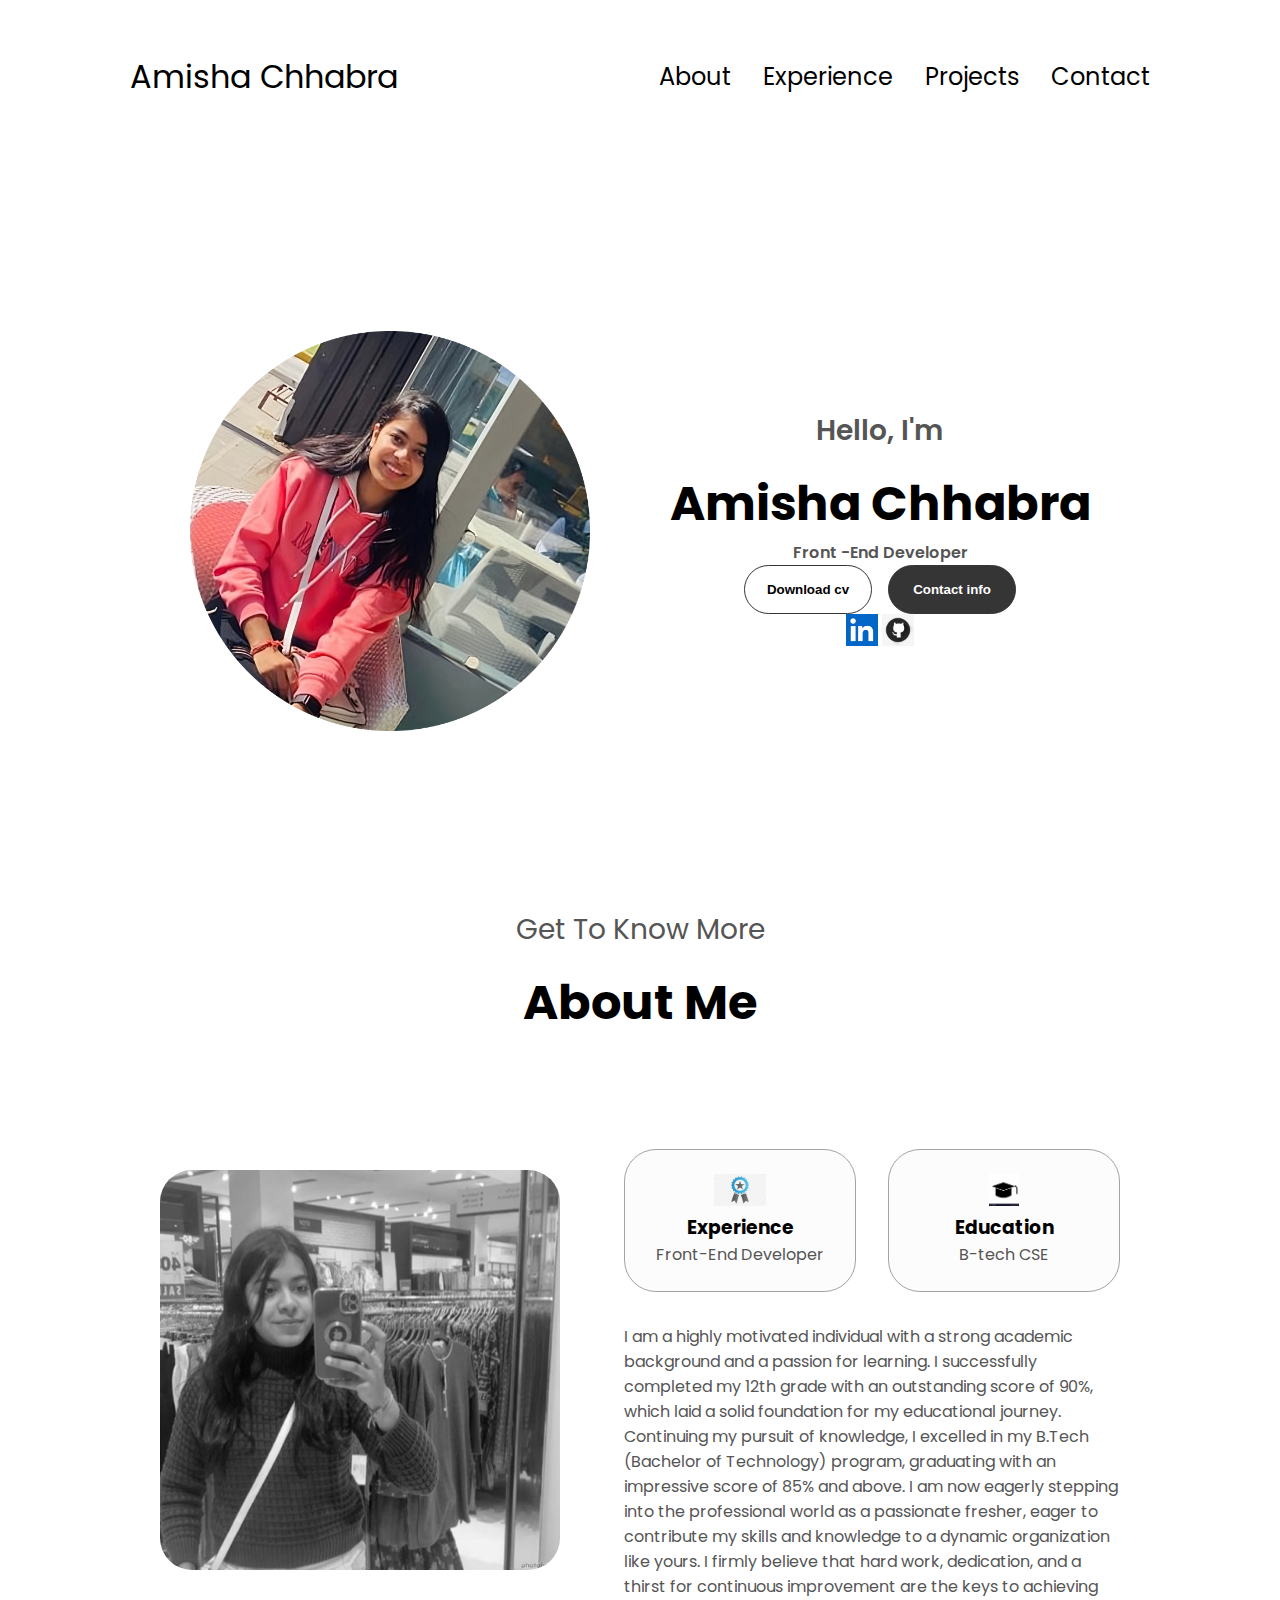
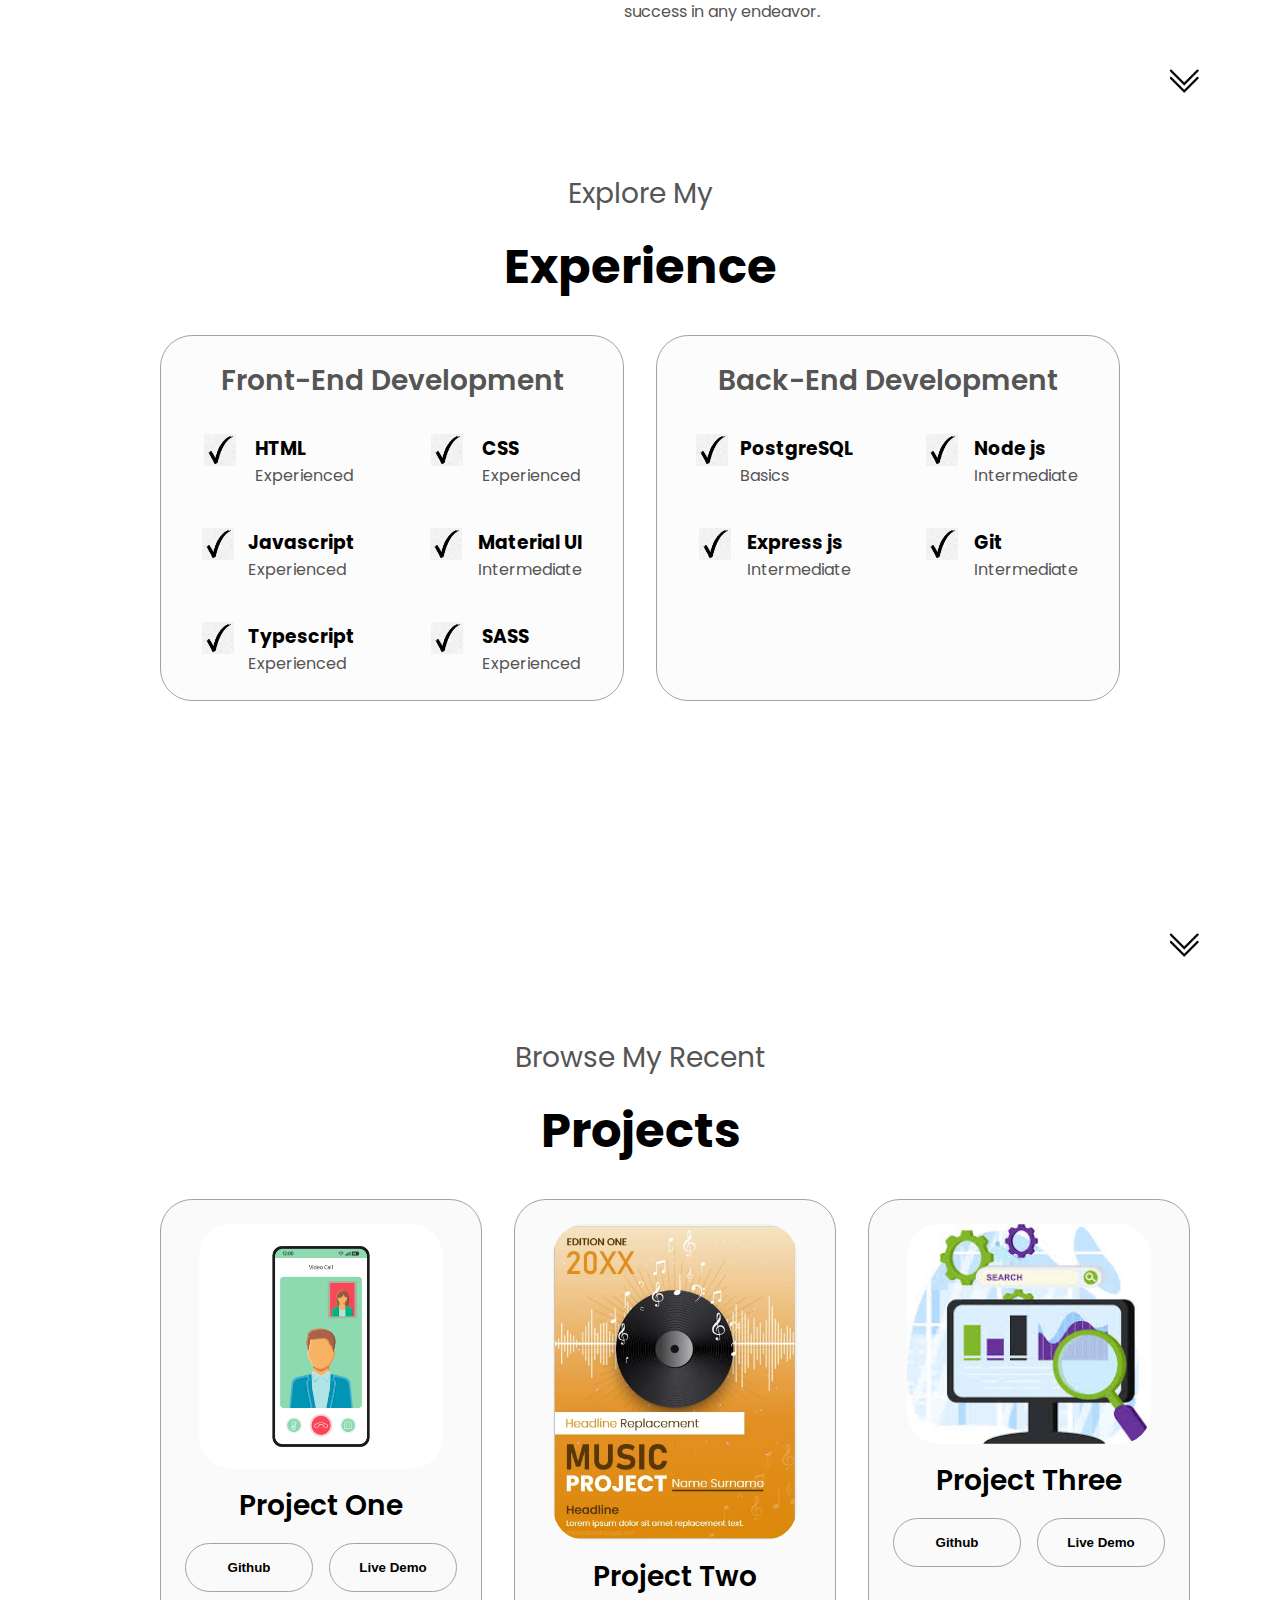
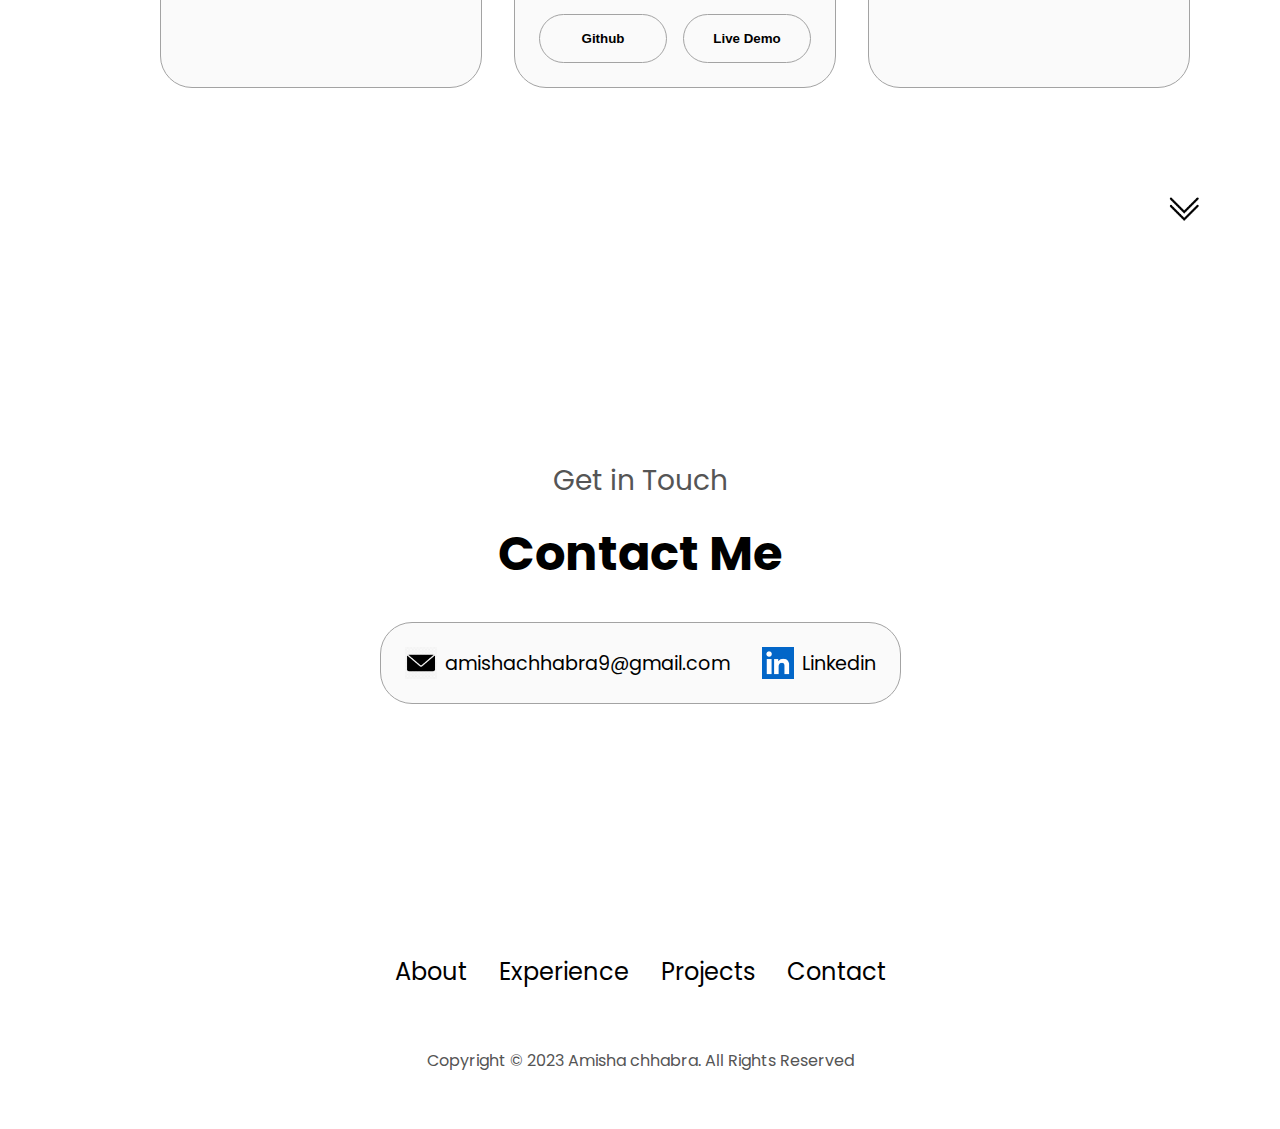
<file: index.html>
<!DOCTYPE html>
<html lang="en">
<head>
    <meta charset="UTF-8">
    <meta name="viewport" content="width=device-width, initial-scale=1.0">
    <title>my portfolio</title>
    <link rel="stylesheet" href="style.css">
    <link rel="stylesheet" href="mediaquerries.css">
</head>
<body>
<nav id="desktop-nav">
   <div class="logo">Amisha Chhabra</div>
  <div>
    <ul class="nav-links">
        <li> <a href="#about">About</a></li>
        <li> <a href="#experience">Experience</a></li>
        <li> <a href="#projects">Projects</a></li>
        <li> <a href="#contact">Contact</a></li>
        
    </ul>
  </div>
    </nav>
<nav id="hamburger-nav">
   <div class="logo">Amisha Chhabra   </div>
<div class="hamburger-menu">
 <div class="hamburger-icon" onclick="toggleMenu()">
   <span></span>
    <span id="del"class="del"></span>
   <span></span >
 </div> 
 <div class="menu-links">
    <li> <a href="#about" onclick="toggleMenu()">About</a></li>
    <li> <a href="#experience" onclick="toggleMenu()">Experience</a></li>
    <li> <a href="#projects" onclick="toggleMenu()">Projects</a></li>
    <li> <a href="#contact" onclick="toggleMenu()">Contact</a></li>
    
</div>   
</div> 

</nav>
<section id="profile">
    <div class="section__pic-container">
   <img src="profilepic-transformed-fotor-2023071823113.png"   alt=" ac's profile pic">
    </div>
    <div class="section__text">
        <p class="section__text__p1"> Hello, I'm </p>
        <h1 class="title">Amisha Chhabra</h1>
        <p class="section__text__p2"> Front -End Developer</p>
        <div class="btn-container">
            <button class="btn btn-color-2"
            onclick="window.open('randomresume.pdf')"
            > Download cv</button>
            <button class="btn btn-color-1"
            onclick="location.href='./#contact' "
            > Contact info</button>
        </div>
        <div id=" socials-container">
            <img src="linkedin-logo.png"
             alt="my  linked in"

            class= "icon"
             onclick="location.href='https://www.linkedin.com/feed/'"
    />
    <img src="gitlogo.png"
    alt="my  github"
   class= "icon"
    onclick="location.href='https://github.com/'"
/>
</div>
    </div>
</section>
<section id="about">
    <p class="section__text__p1">Get To Know More</p>
    <h1 class="title">About Me</h1>
    <div class="section-container">
        <div class="section__pic-container">
            <img src="photofunny.net_.jpg" 
            alt="profile picture"
            class="about-pic">
        </div>
        <div class="about-details-container">
            <div class="about-containers">
                <div class="details-container">
              <img src="experience.jpg" 
              alt="Experience icon"
              class="icon">
              <h3>Experience</h3>
            <p>Front-End Developer</p>
                </div>
                <div class=" details-container">
                    <img src="education.jpg" 
                    alt="Education icon"
                    class="icon">
                    <h3>Education</h3>
                  <p>B-tech CSE <br> </p>
                </div>
            </div>
            <div class="text-container">
                <p>I am a highly motivated individual with a strong academic background and a passion for learning. I successfully completed my 12th grade with an outstanding score of 90%, which laid a solid foundation for my educational journey. Continuing my pursuit of knowledge, I excelled in my B.Tech (Bachelor of Technology) program, graduating with an impressive score of 85% and above.

                    I am now eagerly stepping into the professional world as a passionate fresher, eager to contribute my skills and knowledge to a dynamic organization like yours. I firmly believe that hard work, dedication, and a thirst for continuous improvement are the keys to achieving success in 
                    any endeavor.</p>
            </div>
        </div>
    </div>
    <img src="arrow down.png" alt="arrow"
    class="icon arrow"
    onclick="location.href=' ./#experience' ">
</section>
<section  id="experience">
<p class="section__text__p1">Explore My
</p>
<h1 class="title">Experience</h1>
<div class="experience-details-container">
    <div class="about-containers">
        <div class="details-container">
        <h2 class="experience-sub-title">Front-End Development</h2>
        <div class="article-container">
            <article>
            <img
             src="checkmark.png"
             alt="experience icon"
             class="icon">
      <div>
    <h3>HTML</h3>
    <p>Experienced</p>
       </div>
            </article>
            <article>
                <img
                 src="checkmark.png"
                 alt="experience icon"
                 class="icon">
          <div>
        <h3>CSS</h3>
        <p>Experienced</p>
           </div>
                </article>
                <article>
                    <img
                     src="checkmark.png"
                     alt="experience icon"
                     class="icon">
              <div>
            <h3>Javascript</h3>
            <p>Experienced</p>
               </div>
                    </article>
                    <article>
                        <img
                         src="checkmark.png"
                         alt="experience icon"
                         class="icon">
                  <div>
                <h3>Material UI</h3>
                <p>Intermediate</p>
                   </div>
                        </article>
                        <article>
                            <img
                             src="checkmark.png"
                             alt="experience icon"
                             class="icon">
                      <div>
                    <h3>Typescript</h3>
                    <p>Experienced</p>
                       </div>
                            </article>
                            <article>
                                <img
                                 src="checkmark.png"
                                 alt="experience icon"
                                 class="icon">
                          <div>
                        <h3>SASS</h3>
                        <p>Experienced</p>
                           </div>
                                </article>
        </div>
        </div>


        <div class="details-container">
            <h2 class="experience-sub-title">Back-End Development</h2>
            <div class="article-container">
                <article>
                <img
                 src="checkmark.png"
                 alt="experience icon"
                 class="icon">
          <div>
        <h3>PostgreSQL</h3>
        <p>Basics</p>
           </div>
                </article>
                <article>
                    <img
                     src="checkmark.png"
                     alt="experience icon"
                     class="icon">
              <div>
            <h3>Node js</h3>
            <p>Intermediate</p>
               </div>
                    </article>
                    <article>
                        <img
                         src="checkmark.png"
                         alt="experience icon"
                         class="icon">
                  <div>
                <h3>Express js</h3>
                <p>Intermediate</p>
                   </div>
                        </article>
                        <article>
                            <img
                             src="checkmark.png"
                             alt="experience icon"
                             class="icon">
                      <div>
                    <h3>Git</h3>
                    <p>Intermediate</p>
                       </div>
                            </article>
                           
            </div>
            </div>
    </div>
</div>
<img src="arrow down.png" alt="arrow"
class="icon arrow"
onclick="location.href=' ./#projects' ">
</section>
<section id="projects">
    <p class="section__text__p1">Browse My Recent</p>
    <h1 class="title">Projects</h1>
    <div class="experience-details-container">
        <div class="about-containers">
        <div class="details-container color-container">
            <div class="article-container">
                <img src="p1.jpg" alt="project1"
                class="project-img">
            </div>
            <h2 class="experience-sub-title project-title">Project One</h2>
            <div class="btn-container">
                <button class="btn btn-color-2 project-btn" onclick="location.href='https//github.com'">
                    Github
                </button>
                <button class="btn btn-color-2 project-btn" onclick="location.href='https//github.com'">
                    Live Demo
                </button>
               
            </div>
        </div>

        <div class="details-container color-container">
            <div class="article-container">
                <img src="p2.webp" alt="project2"
                class="project-img">
            </div>
            <h2 class="experience-sub-title project-title">Project Two</h2>
            <div class="btn-container">
                <button class="btn btn-color-2 project-btn" onclick="location.href='https//github.com'">
                    Github
                </button>
                <button class="btn btn-color-2 project-btn" onclick="location.href='https//github.com'">
                    Live Demo
                </button>
               
            </div>
        </div>
        <div class="details-container color-container">
            <div class="article-container">
                <img src="p3.jpg" alt="project3"
                class="project-img ">
            </div>
            <h2 class="experience-sub-title project-title">Project Three</h2>
            <div class="btn-container">
                <button class="btn btn-color-2 project-btn" onclick="location.href='https//github.com'">
                    Github
                </button>
                <button class="btn btn-color-2 project-btn" onclick="location.href='https//github.com'">
                    Live Demo
                </button>
               
            </div>
        </div>
    </div>
    </div>
     <img src="arrow down.png" alt="arrow"
    class="icon arrow"
    onclick="location.href=' ./#contacts' ">
</section>
<section id="contact">
    <p class="section__text__p1">Get in Touch</p>
   <h1 class="title">Contact Me</h1>
   <div class="contact-info-upper-container">
    <div class="contact-info-container">
        <img src="icon mail.jpg" alt="email icon" class="icon contact-icon">
    <p><a href="mailto:amishachhabra9@gmail.com"> amishachhabra9@gmail.com</a></p>
    </div>
    <div class="contact-info-container">
        <img src="linkedin-logo.png" alt="linkedin icon" class="icon contact-icon">
    <p><a href="https://www.linkedin.com/feed/">Linkedin</a></p>
    </div>
   </div>
</section>
<footer>
    <nav>
        <div class="nav-links-container">
            <ul class="nav-links">
                <li> <a href="#about">About</a></li>
                <li> <a href="#experience">Experience</a></li>
                <li> <a href="#projects">Projects</a></li>
                <li> <a href="#contact">Contact</a></li>
                
            </ul> 
        </div>
    </nav>
    <p > Copyright &#169; 2023 Amisha chhabra. All Rights Reserved</p>
</footer>
    <script src="script.js"></script>
</body>
</html>
</file>
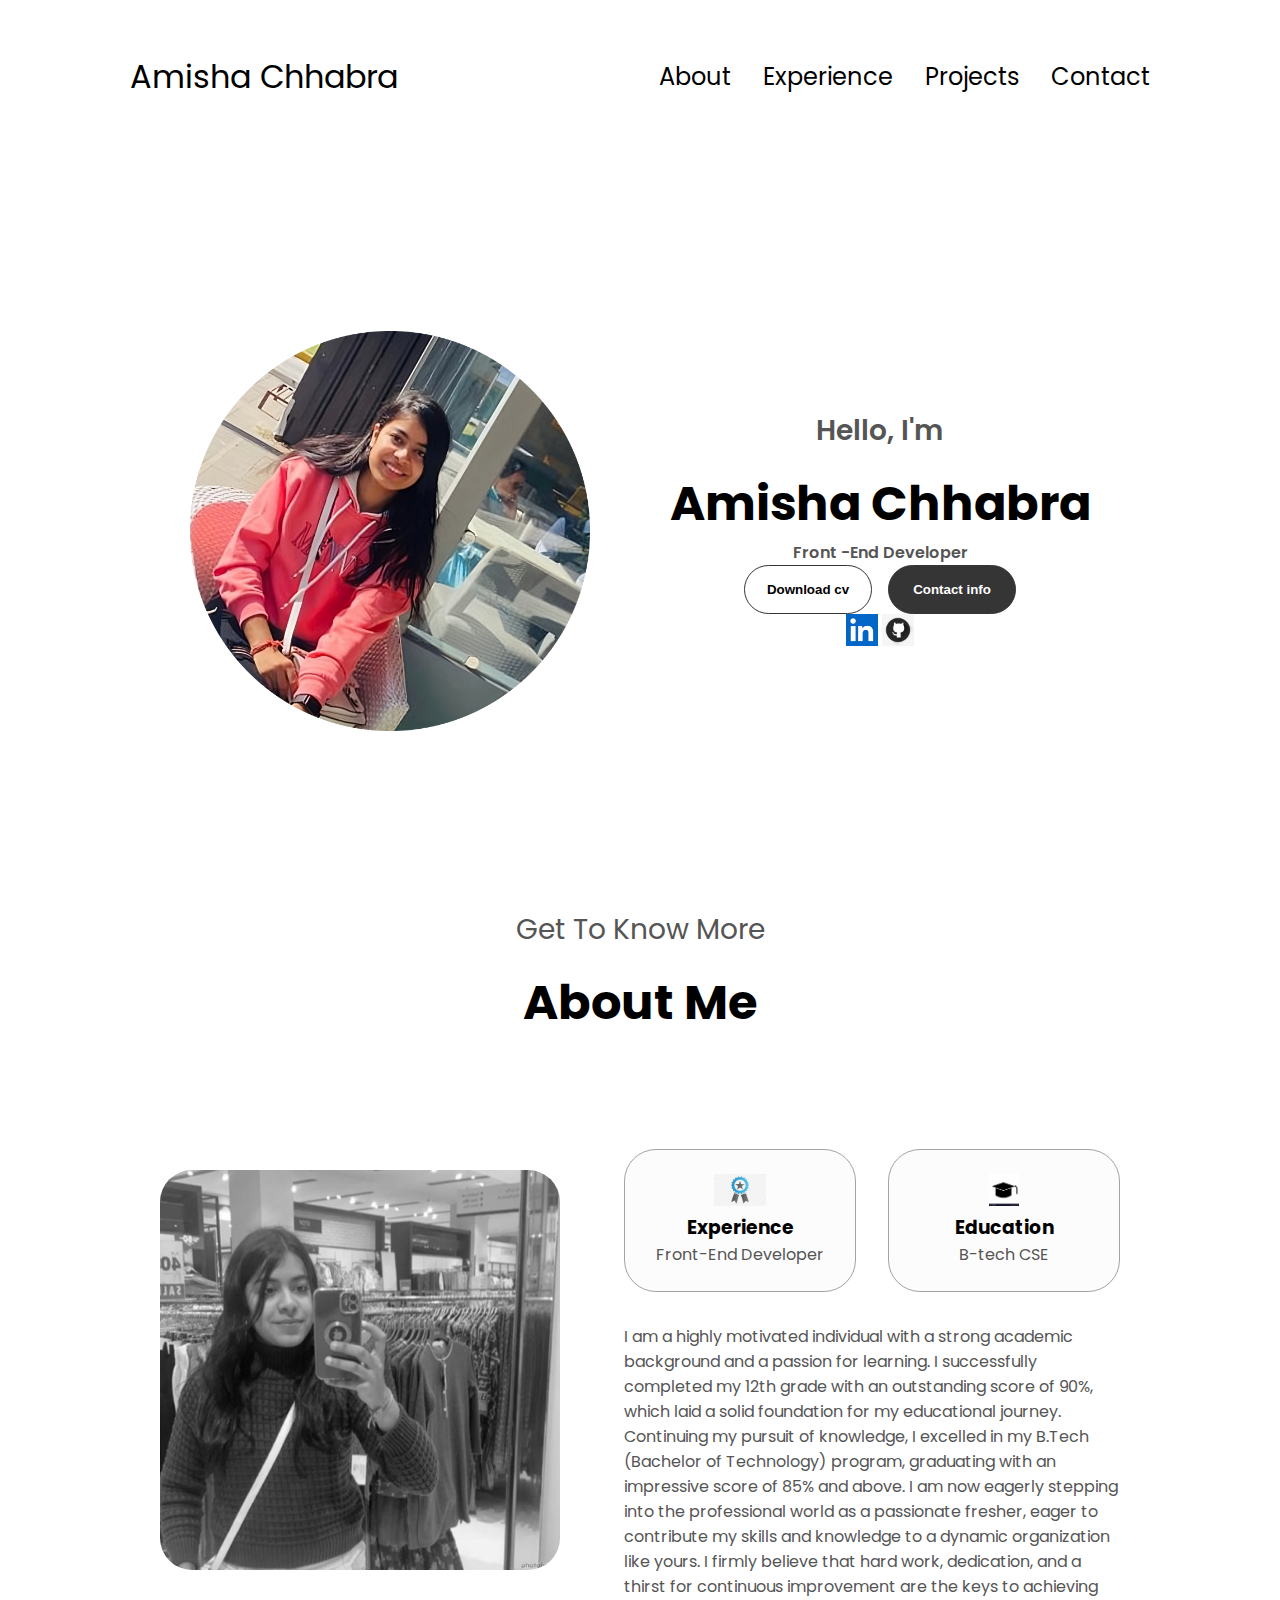
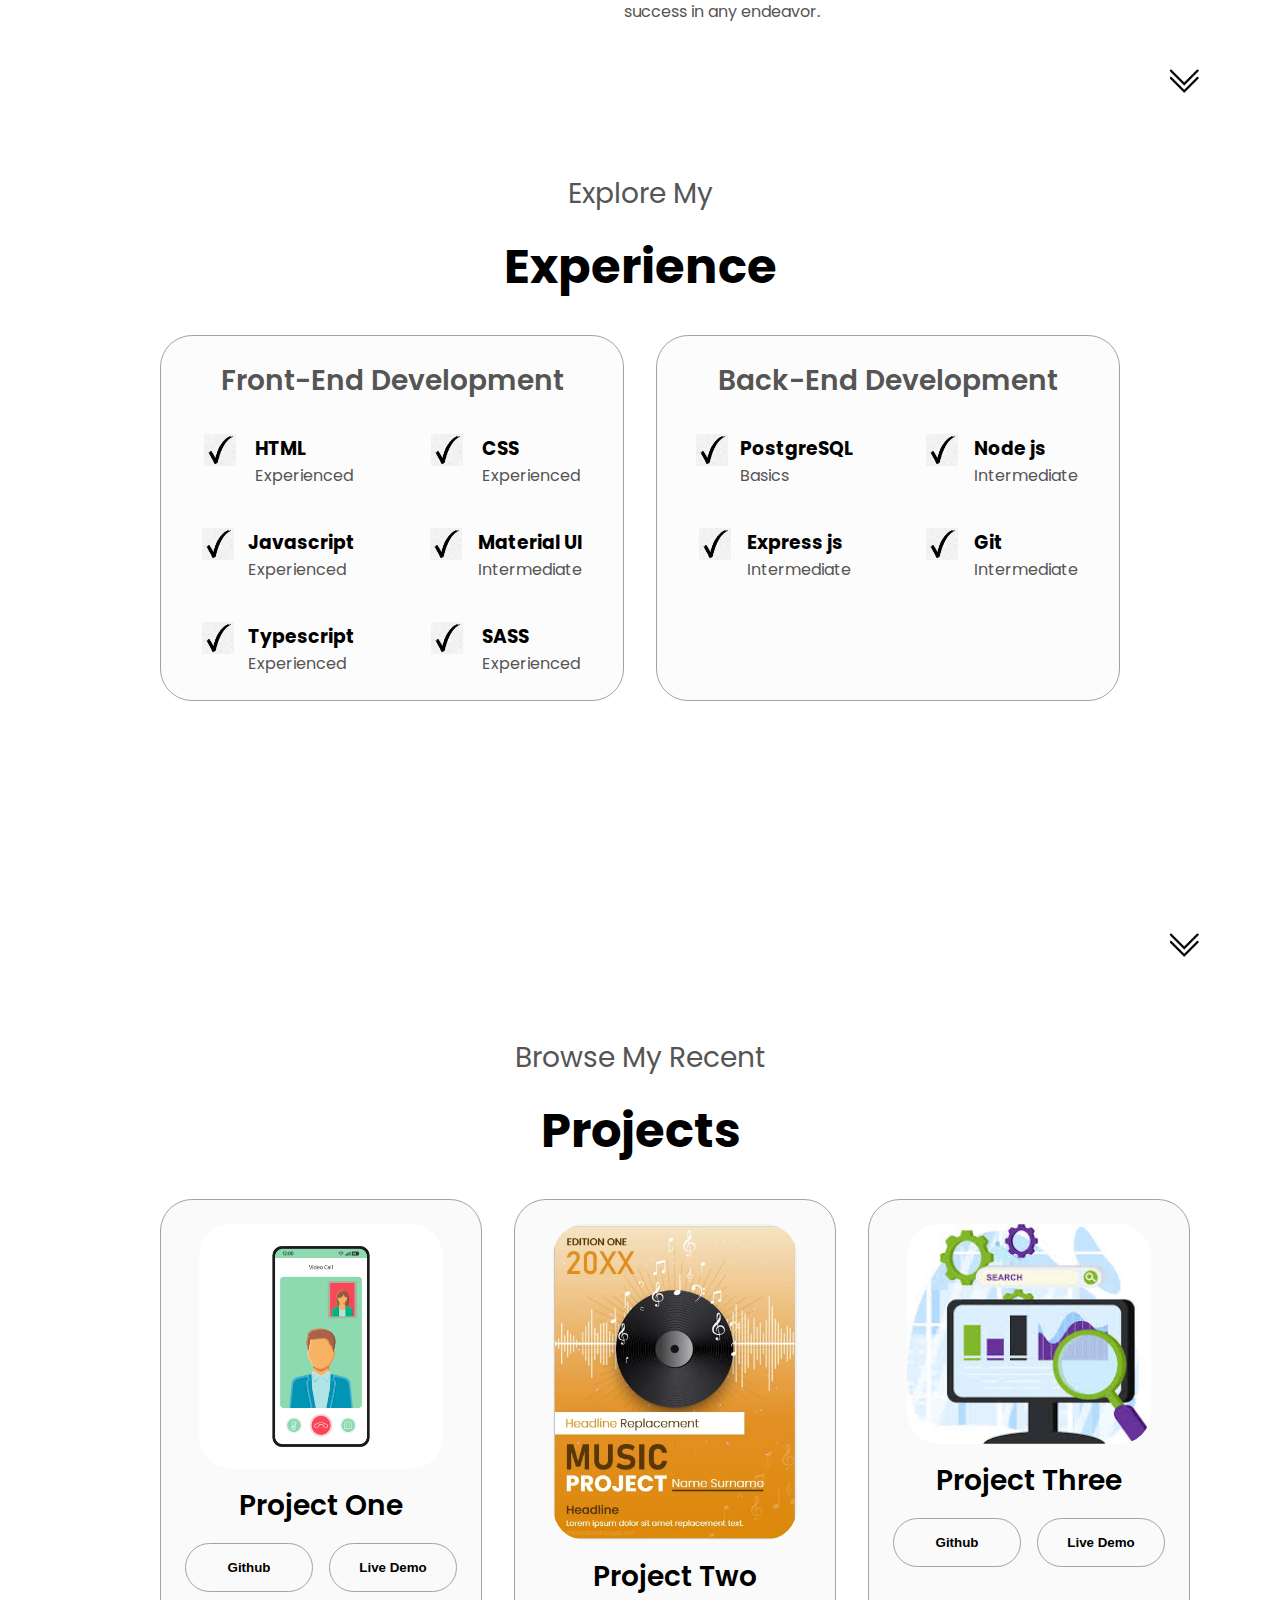
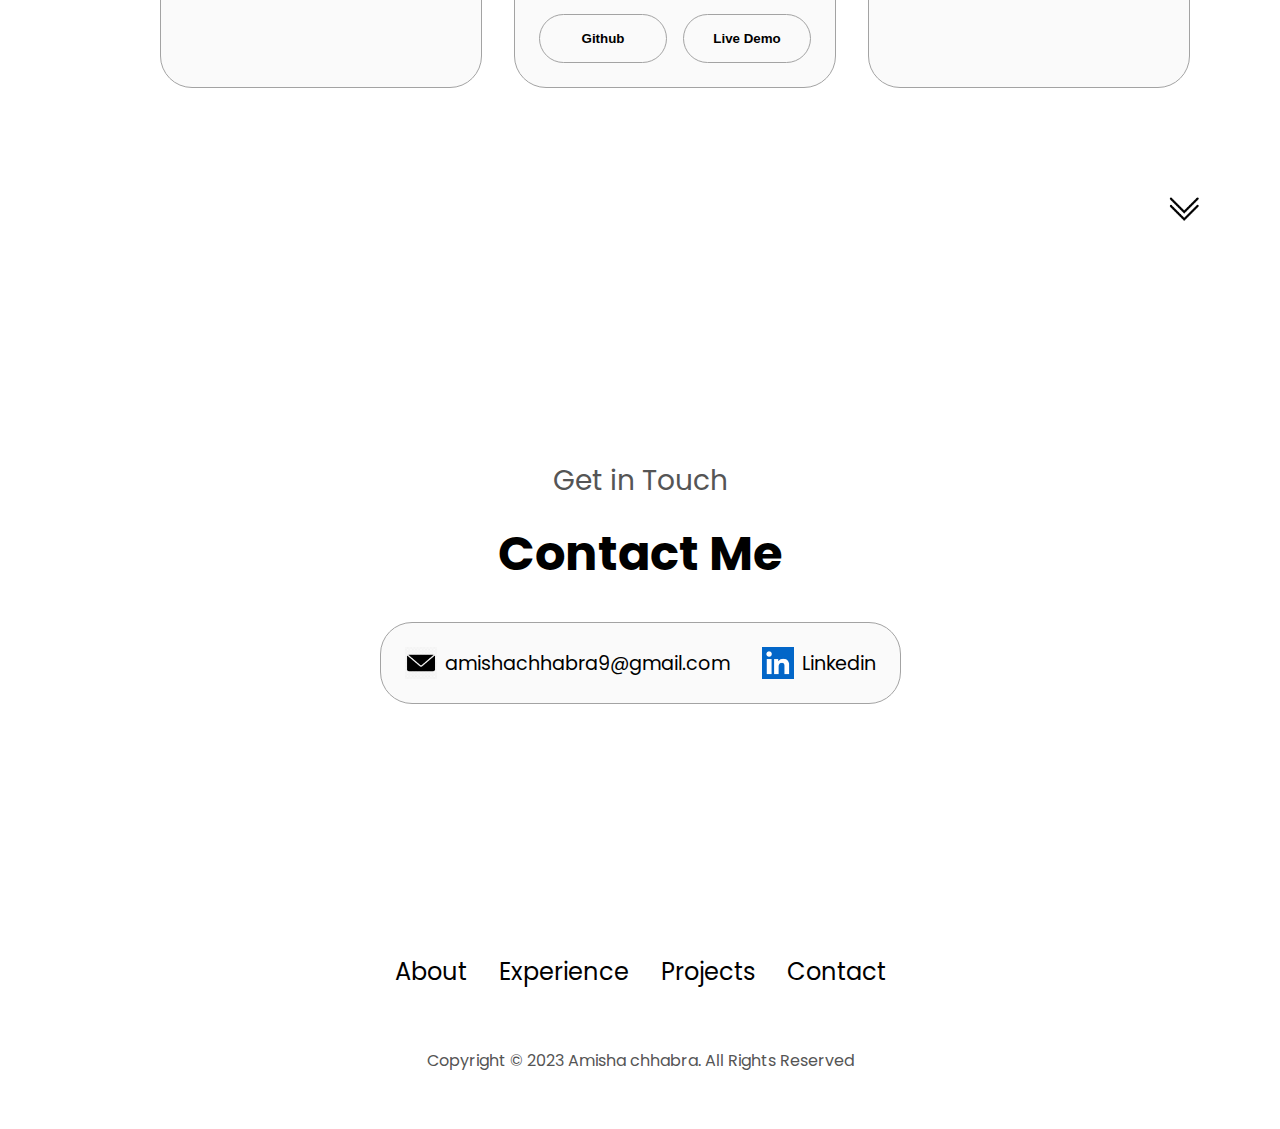
<file: assets/index.html>
<!DOCTYPE html>
<html lang="en">
<head>
    <meta charset="UTF-8">
    <meta name="viewport" content="width=device-width, initial-scale=1.0">
    <title>my portfolio</title>
    <link rel="stylesheet" href="style.css">
    <link rel="stylesheet" href="mediaquerries.css">
</head>
<body>
<nav id="desktop-nav">
   <div class="logo">Amisha Chhabra</div>
  <div>
    <ul class="nav-links">
        <li> <a href="#about">About</a></li>
        <li> <a href="#experience">Experience</a></li>
        <li> <a href="#projects">Projects</a></li>
        <li> <a href="#contact">Contact</a></li>
        
    </ul>
  </div>
    </nav>
<nav id="hamburger-nav">
   <div class="logo">Amisha Chhabra   </div>
<div class="hamburger-menu">
 <div class="hamburger-icon" onclick="toggleMenu()">
   <span></span>
   <span></span>
   <span></span >
 </div> 
 <div class="menu-links">
    <li> <a href="#about" onclick="toggleMenu()">About</a></li>
    <li> <a href="#experience" onclick="toggleMenu()">Experience</a></li>
    <li> <a href="#projects" onclick="toggleMenu()">Projects</a></li>
    <li> <a href="#contact" onclick="toggleMenu()">Contact</a></li>
    
</div>   
</div> 

</nav>
<section id="profile">
    <div class="section__pic-container">
   <img src="profilepic-transformed-fotor-2023071823113.png"   alt=" ac's profile pic">
    </div>
    <div class="section__text">
        <p class="section__text__p1"> Hello, I'm </p>
        <h1 class="title">Amisha Chhabra</h1>
        <p class="section__text__p2"> Front -End Developer</p>
        <div class="btn-container">
            <button class="btn btn-color-2"
            onclick="window.open('randomresume.pdf')"
            > Download cv</button>
            <button class="btn btn-color-1"
            onclick="location.href='./#contact' "
            > Contact info</button>
        </div>
        <div id=" socials-container">
            <img src="linkedin-logo.png"
             alt="my  linked in"

            class= "icon"
             onclick="location.href='https://www.linkedin.com/feed/'"
    />
    <img src="gitlogo.png"
    alt="my  github"
   class= "icon"
    onclick="location.href='https://github.com/'"
/>
</div>
    </div>
</section>
<section id="about">
    <p class="section__text__p1">Get To Know More</p>
    <h1 class="title">About Me</h1>
    <div class="section-container">
        <div class="section__pic-container">
            <img src="photofunny.net_.jpg" 
            alt="profile picture"
            class="about-pic">
        </div>
        <div class="about-details-container">
            <div class="about-containers">
                <div class="details-container">
              <img src="experience.jpg" 
              alt="Experience icon"
              class="icon">
              <h3>Experience</h3>
            <p>Front-End Developer</p>
                </div>
                <div class=" details-container">
                    <img src="education.jpg" 
                    alt="Education icon"
                    class="icon">
                    <h3>Education</h3>
                  <p>B-tech CSE <br> </p>
                </div>
            </div>
            <div class="text-container">
                <p>I am a highly motivated individual with a strong academic background and a passion for learning. I successfully completed my 12th grade with an outstanding score of 90%, which laid a solid foundation for my educational journey. Continuing my pursuit of knowledge, I excelled in my B.Tech (Bachelor of Technology) program, graduating with an impressive score of 85% and above.

                    I am now eagerly stepping into the professional world as a passionate fresher, eager to contribute my skills and knowledge to a dynamic organization like yours. I firmly believe that hard work, dedication, and a thirst for continuous improvement are the keys to achieving success in 
                    any endeavor.</p>
            </div>
        </div>
    </div>
    <img src="arrow down.png" alt="arrow"
    class="icon arrow"
    onclick="location.href=' ./#experience' ">
</section>
<section  id="experience">
<p class="section__text__p1">Explore My
</p>
<h1 class="title">Experience</h1>
<div class="experience-details-container">
    <div class="about-containers">
        <div class="details-container">
        <h2 class="experience-sub-title">Front-End Development</h2>
        <div class="article-container">
            <article>
            <img
             src="checkmark.png"
             alt="experience icon"
             class="icon">
      <div>
    <h3>HTML</h3>
    <p>Experienced</p>
       </div>
            </article>
            <article>
                <img
                 src="checkmark.png"
                 alt="experience icon"
                 class="icon">
          <div>
        <h3>CSS</h3>
        <p>Experienced</p>
           </div>
                </article>
                <article>
                    <img
                     src="checkmark.png"
                     alt="experience icon"
                     class="icon">
              <div>
            <h3>Javascript</h3>
            <p>Experienced</p>
               </div>
                    </article>
                    <article>
                        <img
                         src="checkmark.png"
                         alt="experience icon"
                         class="icon">
                  <div>
                <h3>Material UI</h3>
                <p>Intermediate</p>
                   </div>
                        </article>
                        <article>
                            <img
                             src="checkmark.png"
                             alt="experience icon"
                             class="icon">
                      <div>
                    <h3>Typescript</h3>
                    <p>Experienced</p>
                       </div>
                            </article>
                            <article>
                                <img
                                 src="checkmark.png"
                                 alt="experience icon"
                                 class="icon">
                          <div>
                        <h3>SASS</h3>
                        <p>Experienced</p>
                           </div>
                                </article>
        </div>
        </div>


        <div class="details-container">
            <h2 class="experience-sub-title">Back-End Development</h2>
            <div class="article-container">
                <article>
                <img
                 src="checkmark.png"
                 alt="experience icon"
                 class="icon">
          <div>
        <h3>PostgreSQL</h3>
        <p>Basics</p>
           </div>
                </article>
                <article>
                    <img
                     src="checkmark.png"
                     alt="experience icon"
                     class="icon">
              <div>
            <h3>Node js</h3>
            <p>Intermediate</p>
               </div>
                    </article>
                    <article>
                        <img
                         src="checkmark.png"
                         alt="experience icon"
                         class="icon">
                  <div>
                <h3>Express js</h3>
                <p>Intermediate</p>
                   </div>
                        </article>
                        <article>
                            <img
                             src="checkmark.png"
                             alt="experience icon"
                             class="icon">
                      <div>
                    <h3>Git</h3>
                    <p>Intermediate</p>
                       </div>
                            </article>
                           
            </div>
            </div>
    </div>
</div>
<img src="arrow down.png" alt="arrow"
class="icon arrow"
onclick="location.href=' ./#projects' ">
</section>
<section id="projects">
    <p class="section__text__p1">Browse My Recent</p>
    <h1 class="title">Projects</h1>
    <div class="experience-details-container">
        <div class="about-containers">
        <div class="details-container color-container">
            <div class="article-container">
                <img src="p1.jpg" alt="project1"
                class="project-img">
            </div>
            <h2 class="experience-sub-title project-title">Project One</h2>
            <div class="btn-container">
                <button class="btn btn-color-2 project-btn" onclick="location.href='https//github.com'">
                    Github
                </button>
                <button class="btn btn-color-2 project-btn" onclick="location.href='https//github.com'">
                    Live Demo
                </button>
               
            </div>
        </div>

        <div class="details-container color-container">
            <div class="article-container">
                <img src="p2.webp" alt="project2"
                class="project-img">
            </div>
            <h2 class="experience-sub-title project-title">Project Two</h2>
            <div class="btn-container">
                <button class="btn btn-color-2 project-btn" onclick="location.href='https//github.com'">
                    Github
                </button>
                <button class="btn btn-color-2 project-btn" onclick="location.href='https//github.com'">
                    Live Demo
                </button>
               
            </div>
        </div>
        <div class="details-container color-container">
            <div class="article-container">
                <img src="p3.jpg" alt="project3"
                class="project-img ">
            </div>
            <h2 class="experience-sub-title project-title">Project Three</h2>
            <div class="btn-container">
                <button class="btn btn-color-2 project-btn" onclick="location.href='https//github.com'">
                    Github
                </button>
                <button class="btn btn-color-2 project-btn" onclick="location.href='https//github.com'">
                    Live Demo
                </button>
               
            </div>
        </div>
    </div>
    </div>
     <img src="arrow down.png" alt="arrow"
    class="icon arrow"
    onclick="location.href=' ./#contacts' ">
</section>
<section id="contact">
    <p class="section__text__p1">Get in Touch</p>
   <h1 class="title">Contact Me</h1>
   <div class="contact-info-upper-container">
    <div class="contact-info-container">
        <img src="icon mail.jpg" alt="email icon" class="icon contact-icon">
    <p><a href="mailto:amishachhabra9@gmail.com"> amishachhabra9@gmail.com</a></p>
    </div>
    <div class="contact-info-container">
        <img src="linkedin-logo.png" alt="linkedin icon" class="icon contact-icon">
    <p><a href="https://www.linkedin.com/feed/">Linkedin</a></p>
    </div>
   </div>
</section>
<footer>
    <nav>
        <div class="nav-links-container">
            <ul class="nav-links">
                <li> <a href="#about">About</a></li>
                <li> <a href="#experience">Experience</a></li>
                <li> <a href="#projects">Projects</a></li>
                <li> <a href="#contact">Contact</a></li>
                
            </ul> 
        </div>
    </nav>
    <p > Copyright &#169; 2023 Amisha chhabra. All Rights Reserved</p>
</footer>
    <script src="script.js"></script>
</body>
</html>
</file>
<file: style.css>
@import url('https://fonts.googleapis.com/css2?family=Poppins:wght@300;400;500;600&display=swap');

*{
    margin:0; /*target the whole pg using star(*) */
    padding:0;
 }
 body{
    font-family: 'Poppins', sans-serif; /* google fonts import*/
 }
 html{
     scroll-behavior: smooth;   /*//when u will click about or any other tab it wont open directly it will be scrolled down */ 
 }
 p{
    color: rgb(85,85, 85);
 }
 /* transition */
 a, .btn {
   transition: all 300ms ease;
 }
 nav, .nav-links{
    display: flex;
 }
 nav{
    justify-content:space-around ;
    align-items: center;
    height:17vh ;  
}
.nav-links{
    gap: 2rem;
    list-style: none;

    font-size: 1.5rem;
}
a{
    color: black;
    text-decoration: none;
    text-decoration-color: white ;
}
a:hover{
    color:grey;
    text-decoration: underline;
    text-underline-offset: 1rem; /*more space btw text n underline */
   text-decoration-color: rgb(181, 181, 181);
}
.logo{
  font-size: 2rem;
}
.logo:hover{
    cursor:default /*cursor wont chng */
}
#hamburger-nav{
    display: none;
}

.hamburger-menu{
    position: relative;
    display: inline-block;
}

.hamburger-icon{
    display: flex;
    flex-direction: column;
    justify-content: space-between;
    height: 24px;
    width: 30px;
    cursor:pointer;
}
.hamburger-icon span{
width:100% ;
height:2px;
background-color:rgb(17, 16, 16);
transition: all 0.3 ease-in-out ;
}
.menu-links{
    position: absolute;
    top: 100%;
    right:0%;
    background-color: white;
    width:fit-content;
    max-height: 0;
    overflow: hidden;
    transition: all 0.3 ease-in-out ;
}
.menu-links a {
    display: block;
    padding: 10px;
    text-align: center;
    font-size: 1.5rem;
    color: black;
    text-decoration: none;
    transition: all 0.3 ease-in-out ;
}
.menu-links li{
    list-style: none;
}
.menu-links.open{
    max-height:300px;
}


.hamburger-icon.open span:first-child {
transform: rotate(45deg) translate(10px, 5px);
}
.hamburger-icon.open span:nth-child {
    opacity: 0;
    }  
.hamburger-icon.open span:last-child {
    transform: rotate(-45deg) translate(10px,-5px);
        }

.hamburger-icon-span:first-child{
    transform: none;
}
.hamburger-icon-span:first-child{
   opacity: 1;
}
.hamburger-icon-span:first-child{
    transform: none;
}

section{
    padding-top: 4vh;
    height: 96vh;
    margin:0 10rem  ;
    box-sizing: border-box;
    min-height: fit-content;
}
.section-container{
    display: flex;
}
#profile{
    display: flex;
    justify-content: center;
    gap:5rem;
    height:80vh;
}
.section__pic-container{
display: flex;
height: 400px;
width: 400px;
margin:  auto 0;
}
.section__text{
    align-self: center;
    text-align: center;
}
.section__text p{
    font-weight: 600;
}
.section__text__p1{
    text-align: center;
}
.section__text__p1{
    font-size: 1.75rem;
    margin-bottom: 1rem;
}


.title{
    font-size: 3rem;
      text-align: center;
}

#social-container{
    display:flex;
    justify-content: center;
    margin-top: 1rem;
    gap: 1rem;
}

.icon{
cursor: pointer;
height: 2rem;
}
.btn-container{
    display: flex;
    justify-content: center;
    gap: 1rem;
}
.btn{
font-weight: 600;
transition: all 300ms ease;
padding: 1rem;
width: 8rem;
border-radius:2rem ;
}
.btn-color-1,.btn-color-2{
   border: rgb(53, 53, 53)0.1rem solid;
}
.btn-color-1:hover
,.btn-color-2:hover{
cursor: pointer;
}
.btn-color-1,
.btn-color-2:hover{
 background-color:  rgb(53, 53, 53);
    color: white;
}
.btn-color-1:hover{
    background:rgb(0, 0, 0);
}
.btn-color-2{
background: none;
}
.btn-color-2:hover{
    border: rgb(255, 255, 255)0.1rem solid;
}
.btn-container{
    gap:1rem ;
}
#about{
    position:relative;
}
.about-containers {
    gap: 2rem;
    margin-bottom: 2rem;
    margin-top: 2rem;
}
.about-details-container{
    justify-content: center;
    flex-direction: column;
}
.about-containers,.about-details-container{
    display: flex;
}
.about-pic
{
    border-radius: 2rem;
}
.arrow {
    position: absolute;
    right:-5rem;
    bottom: 2.5rem;
}
.details-container{
    padding: 1.5rem;
    flex: 1;
    background: rgb(253, 252, 252);
    border-radius:  2rem; 
    border: rgb(53,53,53)0.1rem solid;
    border-color: rgb(163, 163, 163);
    text-align: center;
}

.section-container{
    gap: 4rem;
    height: 80% ;
}
.section__pic-container{
    height: 400px;
    width: 400px;
    margin: auto 0;
}
#experience{
    position: relative;
}
.experience-sub-title{
    color: rgb(85, 85, 85);
    font-weight: 600;
    font-size: 1.75rem;
    margin-bottom: 2rem;
}
.experience-details-container{
    display: flex;
    justify-content: center;
    flex-direction: column;
}

.article-container{
    display: flex;
    text-align: initial;
    flex-wrap: wrap;
    flex-direction: row;
    gap: 2.5rem;
   justify-content: space-around;
}
article{
    display: flex;
    width: 10rem;
    justify-content: space-around;
    gap: 0.5rem;
}
article .icon{
    cursor: default;
}
#projects{
    position: relative;
}
.color-container{
    border-color: rgb(163, 163, 163);
    background: rgb(250, 250, 250);
}
 .project-img{
    border-radius: 2rem;
    width: 90% ;
    height: 90% ; 
}
.project-title{
    margin: 1rem;
    color: black;
}
.project-btn{
    color: #000;
    border-color: rgb(163, 163, 163);
}
#contact{
    display: flex; 
    justify-content: center;
    flex-direction: column;
    height: 70vh;
}
 .contact-info-upper-container{
    display: flex;
    justify-content: center;
    border-radius:  2rem; /*curvature in border*/
     border: rgb(53, 53, 53)0.1rem solid;

   border-color: rgb(163, 163, 163);

     background: rgb(250, 250, 250);
     margin: 2rem auto;
     padding :0.5rem; 
} 
 .contact-info-container{
    display: flex;
    align-items: center;
    justify-content: center;
    gap: 0.5rem;
    margin: 1rem;
}

.contact-info-container{
    font-size: larger;
} 
.contact-icon{
    cursor: default;
}

.email-icon{
height: 2.5rem;
}
footer{
    height: 26vh;
    margin:0  1 rem ;
}
footer p{
   text-align: center; 
}
</file>
<file: mediaquerries.css>
@media screen and (max-width: 1200px){
    #profile{
        height: 83vh;
        margin-bottom: 6rem;
    }
    .about-containers{
        flex-wrap:wrap ;
    }
    }
        

@media screen and (max-width: 1200px){
#desktop-nav{
    display: none; /*when screen size is lower thn 1200 desktop nav will disappear*/
}
#hamburger-nav{
    display: flex;
}
#experience , .experience-details-container{
    margin-top: 2rem;
}
#profile,
.section-container{
    display: block;
}
.arrow{
    display: none;
}
section, .section-container{
    height:fit-content;
}


    
section{
    margin:0 5% ;
}
.section__pic-container{
    width: 275px;
    height: 275px;
    margin: 0 auto 2rem;
}
.about-containers{
    margin-top: 0;
}
}
    
@media screen and (max-width: 600px)
    
{
    #contact,footer{
        height: 40vh;
    }

    #profile{
        height: 83vh;
        margin-bottom: 0 ;
    }
    article{
        font-size: 1rem;
    }
    footer nav{
        height: fit-content;
        margin-bottom: 2rem;
    }
    .about-containers,
    .contact-info-upper-container,
    .btn-container{
   flex-wrap: wrap;
    }
    .contact-info-container{
        margin: 0;
    }
    .contact-info-container,.nav-links li a{
     font-size: 1rem;
    }
    .experience-sub-title{
        font-size: 1.25rem;
    }
    .logo{
        font-size: 1.5rem;
    }
    .del{
    display:none;
}
    .nav-links{
        flex-direction:column ;
        gap: 0.5rem;
        text-align: center;
    }
    .section__pic-container{
        width: auto;
        height: 46vh;
        justify-content: center;
    }
    .section__text__p2{
        font-size: 1.25rem;
    }
    .title{
        font-size: 2rem;
    }
    .text-container{
        text-align: justify;
    }
}
</file>
<file: assets/style.css>
@import url('https://fonts.googleapis.com/css2?family=Poppins:wght@300;400;500;600&display=swap');

*{
    margin:0; /*target the whole pg using star(*) */
    padding:0;
 }
 body{
    font-family: 'Poppins', sans-serif; /* google fonts import*/
 }
 html{
     scroll-behavior: smooth;   /*//when u will click about or any other tab it wont open directly it will be scrolled down */ 
 }
 p{
    color: rgb(85,85, 85);
 }
 /* transition */
 a, .btn {
   transition: all 300ms ease;
 }
 nav, .nav-links{
    display: flex;
 }
 nav{
    justify-content:space-around ;
    align-items: center;
    height:17vh ;  
}
.nav-links{
    gap: 2rem;
    list-style: none;

    font-size: 1.5rem;
}
a{
    color: black;
    text-decoration: none;
    text-decoration-color: white ;
}
a:hover{
    color:grey;
    text-decoration: underline;
    text-underline-offset: 1rem; /*more space btw text n underline */
   text-decoration-color: rgb(181, 181, 181);
}
.logo{
  font-size: 2rem;
}
.logo:hover{
    cursor:default /*cursor wont chng */
}
#hamburger-nav{
    display: none;
}

.hamburger-menu{
    position: relative;
    display: inline-block;
}

.hamburger-icon{
    display: flex;
    flex-direction: column;
    justify-content: space-between;
    height: 24px;
    width: 30px;
    cursor:pointer;
}
.hamburger-icon span{
width:100% ;
height:2px;
background-color:rgb(17, 16, 16);
transition: all 0.3 ease-in-out ;
}
.menu-links{
    position: absolute;
    top: 100%;
    right:0%;
    background-color: white;
    width:fit-content;
    max-height: 0;
    overflow: hidden;
    transition: all 0.3 ease-in-out ;
}
.menu-links a {
    display: block;
    padding: 10px;
    text-align: center;
    font-size: 1.5rem;
    color: black;
    text-decoration: none;
    transition: all 0.3 ease-in-out ;
}
.menu-links li{
    list-style: none;
}
.menu-links.open{
    max-height:300px;
}


.hamburger-icon.open span:first-child {
transform: rotate(45deg) translate(10px, 5px);
}
.hamburger-icon.open span:nth-child {
    opacity: 0;
    }  
.hamburger-icon.open span:last-child {
    transform: rotate(-45deg) translate(10px,-5px);
        }

.hamburger-icon-span:first-child{
    transform: none;
}
.hamburger-icon-span:first-child{
   opacity: 1;
}
.hamburger-icon-span:first-child{
    transform: none;
}

section{
    padding-top: 4vh;
    height: 96vh;
    margin:0 10rem  ;
    box-sizing: border-box;
    min-height: fit-content;
}
.section-container{
    display: flex;
}
#profile{
    display: flex;
    justify-content: center;
    gap:5rem;
    height:80vh;
}
.section__pic-container{
display: flex;
height: 400px;
width: 400px;
margin:  auto 0;
}
.section__text{
    align-self: center;
    text-align: center;
}
.section__text p{
    font-weight: 600;
}
.section__text__p1{
    text-align: center;
}
.section__text__p1{
    font-size: 1.75rem;
    margin-bottom: 1rem;
}


.title{
    font-size: 3rem;
      text-align: center;
}

#social-container{
    display:flex;
    justify-content: center;
    margin-top: 1rem;
    gap: 1rem;
}

.icon{
cursor: pointer;
height: 2rem;
}
.btn-container{
    display: flex;
    justify-content: center;
    gap: 1rem;
}
.btn{
font-weight: 600;
transition: all 300ms ease;
padding: 1rem;
width: 8rem;
border-radius:2rem ;
}
.btn-color-1,.btn-color-2{
   border: rgb(53, 53, 53)0.1rem solid;
}
.btn-color-1:hover
,.btn-color-2:hover{
cursor: pointer;
}
.btn-color-1,
.btn-color-2:hover{
 background-color:  rgb(53, 53, 53);
    color: white;
}
.btn-color-1:hover{
    background:rgb(0, 0, 0);
}
.btn-color-2{
background: none;
}
.btn-color-2:hover{
    border: rgb(255, 255, 255)0.1rem solid;
}
.btn-container{
    gap:1rem ;
}
#about{
    position:relative;
}
.about-containers {
    gap: 2rem;
    margin-bottom: 2rem;
    margin-top: 2rem;
}
.about-details-container{
    justify-content: center;
    flex-direction: column;
}
.about-containers,.about-details-container{
    display: flex;
}
.about-pic
{
    border-radius: 2rem;
}
.arrow {
    position: absolute;
    right:-5rem;
    bottom: 2.5rem;
}
.details-container{
    padding: 1.5rem;
    flex: 1;
    background: rgb(253, 252, 252);
    border-radius:  2rem; 
    border: rgb(53,53,53)0.1rem solid;
    border-color: rgb(163, 163, 163);
    text-align: center;
}

.section-container{
    gap: 4rem;
    height: 80% ;
}
.section__pic-container{
    height: 400px;
    width: 400px;
    margin: auto 0;
}
#experience{
    position: relative;
}
.experience-sub-title{
    color: rgb(85, 85, 85);
    font-weight: 600;
    font-size: 1.75rem;
    margin-bottom: 2rem;
}
.experience-details-container{
    display: flex;
    justify-content: center;
    flex-direction: column;
}

.article-container{
    display: flex;
    text-align: initial;
    flex-wrap: wrap;
    flex-direction: row;
    gap: 2.5rem;
   justify-content: space-around;
}
article{
    display: flex;
    width: 10rem;
    justify-content: space-around;
    gap: 0.5rem;
}
article .icon{
    cursor: default;
}
#projects{
    position: relative;
}
.color-container{
    border-color: rgb(163, 163, 163);
    background: rgb(250, 250, 250);
}
 .project-img{
    border-radius: 2rem;
    width: 90% ;
    height: 90% ; 
}
.project-title{
    margin: 1rem;
    color: black;
}
.project-btn{
    color: #000;
    border-color: rgb(163, 163, 163);
}
#contact{
    display: flex; 
    justify-content: center;
    flex-direction: column;
    height: 70vh;
}
 .contact-info-upper-container{
    display: flex;
    justify-content: center;
    border-radius:  2rem; /*curvature in border*/
     border: rgb(53, 53, 53)0.1rem solid;

   border-color: rgb(163, 163, 163);

     background: rgb(250, 250, 250);
     margin: 2rem auto;
     padding :0.5rem; 
} 
 .contact-info-container{
    display: flex;
    align-items: center;
    justify-content: center;
    gap: 0.5rem;
    margin: 1rem;
}

.contact-info-container{
    font-size: larger;
} 
.contact-icon{
    cursor: default;
}

.email-icon{
height: 2.5rem;
}
footer{
    height: 26vh;
    margin:0  1 rem ;
}
footer p{
   text-align: center; 
}
</file>
<file: assets/mediaquerries.css>
@media screen and (max-width: 1200px){
    #profile{
        height: 83vh;
        margin-bottom: 6rem;
    }
    .about-containers{
        flex-wrap:wrap ;
    }
    }
        

@media screen and (max-width: 1200px){
#desktop-nav{
    display: none; /*when screen size is lower thn 1200 desktop nav will disappear*/
}
#hamburger-nav{
    display: flex;
}
#experience , .experience-details-container{
    margin-top: 2rem;
}
#profile,
.section-container{
    display: block;
}
.arrow{
    display: none;
}
section, .section-container{
    height:fit-content;
}
section{
    margin:0 5% ;
}
.section__pic-container{
    width: 275px;
    height: 275px;
    margin: 0 auto 2rem;
}
.about-containers{
    margin-top: 0;
}
}
    
@media screen and (max-width: 600px)
    
{
    #contact,footer{
        height: 40vh;
    }

    #profile{
        height: 83vh;
        margin-bottom: 0 ;
    }
    article{
        font-size: 1rem;
    }
    footer nav{
        height: fit-content;
        margin-bottom: 2rem;
    }
    .about-containers,
    .contact-info-upper-container,
    .btn-container{
   flex-wrap: wrap;
    }
    .contact-info-container{
        margin: 0;
    }
    .contact-info-container,.nav-links li a{
     font-size: 1rem;
    }
    .experience-sub-title{
        font-size: 1.25rem;
    }
    .logo{
        font-size: 1.5rem;
    }
    .nav-links{
        flex-direction:column ;
        gap: 0.5rem;
        text-align: center;
    }
    .section__pic-container{
        width: auto;
        height: 46vh;
        justify-content: center;
    }
    .section__text__p2{
        font-size: 1.25rem;
    }
    .title{
        font-size: 2rem;
    }
    .text-container{
        text-align: justify;
    }
}
</file>
